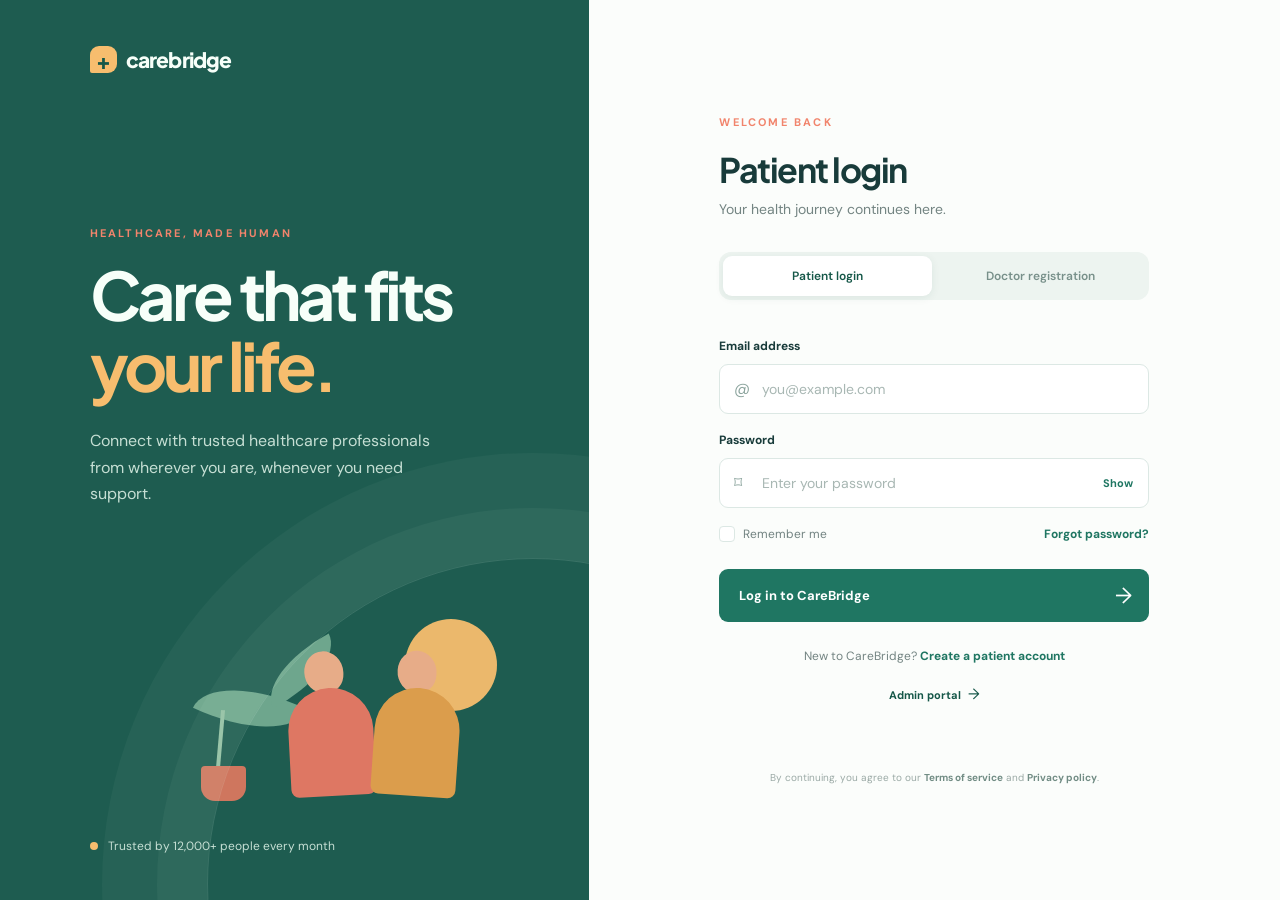
<file: ONLINE CONSULTATION SYSTEM/index.html>
<!doctype html>
<html lang="en">

<head>
    <meta charset="UTF-8">
    <meta name="viewport" content="width=device-width, initial-scale=1.0">
    <title>CareBridge | Online Consultation</title>
    <link rel="preconnect" href="https://fonts.googleapis.com">
    <link rel="preconnect" href="https://fonts.gstatic.com" crossorigin>
    <link href="https://fonts.googleapis.com/css2?family=DM+Sans:wght@400;500;600;700&family=Plus+Jakarta+Sans:wght@600;700;800&display=swap" rel="stylesheet">
    <link rel="stylesheet" href="style.css">
</head>

<body>
    <main class="auth-shell">
        <section class="brand-panel" aria-label="CareBridge introduction">
            <div class="brand-mark"><span class="mark-cross">+</span><span>carebridge</span></div>
            <div class="brand-copy">
                <p class="eyebrow">Healthcare, made human</p>
                <h1>Care that fits<br><em>your life.</em></h1>
                <p class="intro">Connect with trusted healthcare professionals from wherever you are, whenever you need support.</p>
            </div>
            <div class="care-scene" aria-hidden="true">
                <div class="sun"></div>
                <div class="leaf leaf-one"></div>
                <div class="leaf leaf-two"></div>
                <div class="person person-one"><span class="head"></span><span class="body"></span></div>
                <div class="person person-two"><span class="head"></span><span class="body"></span></div>
                <div class="plant"><span class="stem"></span><span class="pot"></span></div>
            </div>
            <div class="trust-row"><span class="trust-dot"></span><span>Trusted by 12,000+ people every month</span></div>
        </section>

        <section class="form-panel">
            <div class="form-wrap">
                <div class="mobile-brand brand-mark"><span class="mark-cross">+</span><span>carebridge</span></div>
                <div class="form-heading">
                    <p class="eyebrow">Welcome back</p>
                    <h2 id="form-title">Patient login</h2>
                    <p id="form-subtitle">Your health journey continues here.</p>
                </div>

                <div class="role-switch" role="tablist" aria-label="Account type">
                    <button class="role-tab active" type="button" role="tab" aria-selected="true" data-mode="patient">Patient login</button>
                    <button class="role-tab" type="button" role="tab" aria-selected="false" data-mode="doctor">Doctor registration</button>
                </div>

                <form id="auth-form" novalidate>
                    <div class="doctor-only" hidden>
                        <label for="doctor-name">Full name</label>
                        <div class="input-wrap"><span class="input-icon">◎</span><input id="doctor-name" name="doctorName" type="text" placeholder="Dr. Alex Morgan" autocomplete="name"></div>
                    </div>

                    <div class="doctor-only" hidden>
                        <label for="speciality">Speciality</label>
                        <div class="input-wrap"><span class="input-icon">✚</span><select id="speciality" name="speciality"><option value="">Choose your speciality</option><option>General physician</option><option>Dermatology</option><option>Paediatrics</option><option>Mental health</option><option>Nutrition</option></select></div>
                    </div>

                    <label for="email">Email address</label>
                    <div class="input-wrap"><span class="input-icon">@</span><input id="email" name="email" type="email" placeholder="you@example.com" autocomplete="email" required></div>

                    <label for="password">Password</label>
                    <div class="input-wrap"><span class="input-icon">⌑</span><input id="password" name="password" type="password" placeholder="Enter your password" autocomplete="current-password" required><button class="password-toggle" type="button" aria-label="Show password">Show</button></div>

                    <div class="form-options patient-only"><label class="check-label"><input type="checkbox" name="remember"><span class="checkmark"></span>Remember me</label><a href="#reset">Forgot password?</a></div>
                    <div class="doctor-only doctor-note" hidden><span class="info-dot">i</span> We’ll review your details and email you within 1–2 business days.</div>

                    <button class="submit-button" type="submit"><span id="submit-label">Log in to CareBridge</span><span class="arrow">→</span></button>
                </form>

                <p class="switch-copy" id="switch-copy">New to CareBridge? <a href="#register" id="switch-link">Create a patient account</a></p>
                <a class="admin-link" href="doctors.html">Admin portal <span>→</span></a>
                <p class="legal">By continuing, you agree to our <a href="#terms">Terms of service</a> and <a href="#privacy">Privacy policy</a>.</p>
            </div>
        </section>
    </main>
    <div class="toast" role="status" aria-live="polite"></div>
    <script src="script.js"></script>
</body>

</html>
</file>
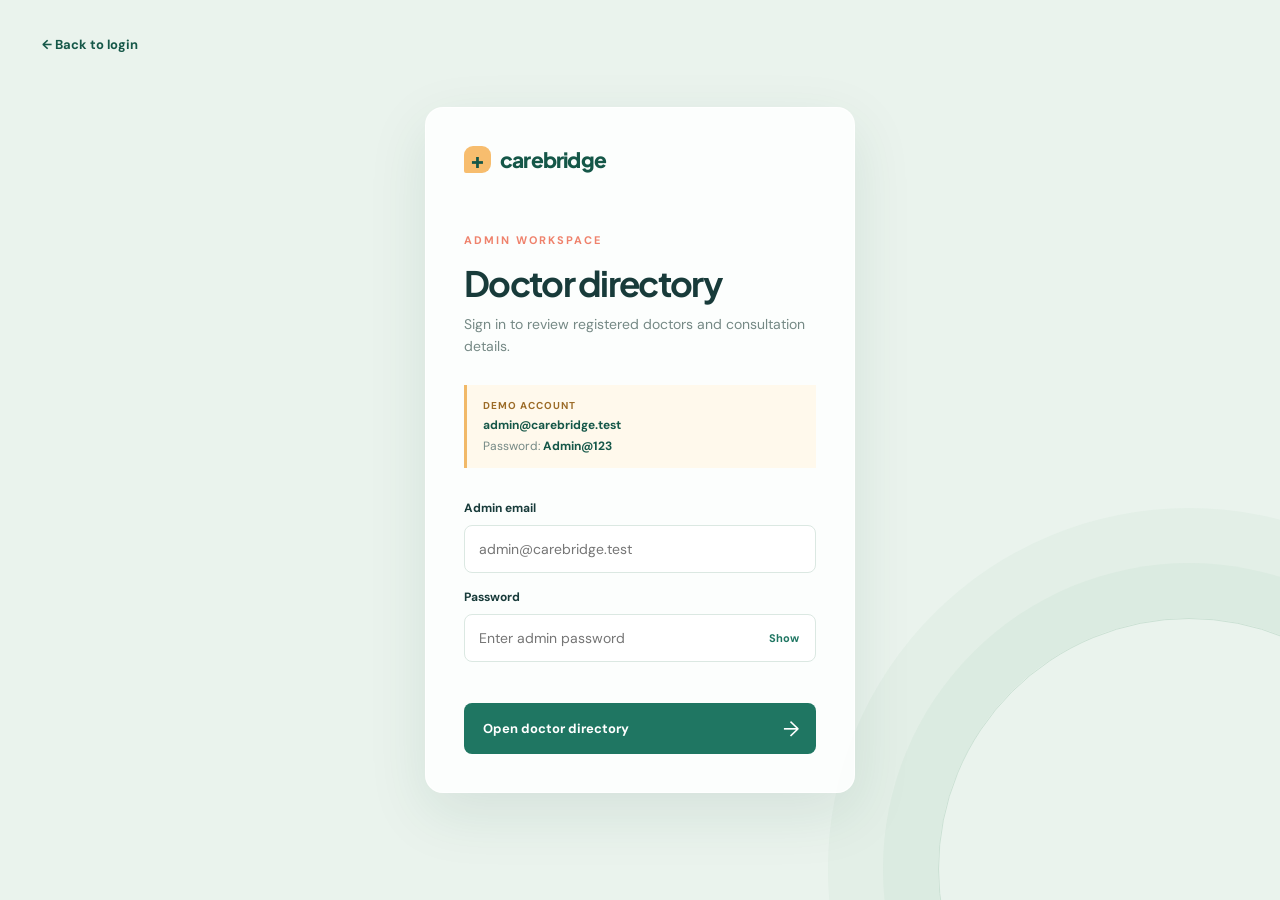
<file: ONLINE CONSULTATION SYSTEM/doctors.html>
<!doctype html>
<html lang="en">

<head>
    <meta charset="UTF-8">
    <meta name="viewport" content="width=device-width, initial-scale=1.0">
    <title>CareBridge | Doctor Directory</title>
    <link rel="preconnect" href="https://fonts.googleapis.com">
    <link rel="preconnect" href="https://fonts.gstatic.com" crossorigin>
    <link href="https://fonts.googleapis.com/css2?family=DM+Sans:wght@400;500;600;700&family=Plus+Jakarta+Sans:wght@600;700;800&display=swap" rel="stylesheet">
    <link rel="stylesheet" href="directory.css">
</head>

<body>
    <main class="directory-shell">
        <section class="admin-gate" id="admin-gate">
            <a class="back-link" href="index.html">← Back to login</a>
            <div class="gate-card">
                <div class="brand-mark"><span class="mark-cross">+</span><span>carebridge</span></div>
                <div class="gate-heading">
                    <p class="eyebrow">Admin workspace</p>
                    <h1>Doctor directory</h1>
                    <p>Sign in to review registered doctors and consultation details.</p>
                </div>
                <div class="demo-access"><span class="demo-label">Demo account</span><strong>admin@carebridge.test</strong><span>Password: <strong>Admin@123</strong></span></div>
                <form id="admin-form" class="admin-form" novalidate>
                    <label for="admin-email">Admin email</label>
                    <input id="admin-email" type="email" placeholder="admin@carebridge.test" required>
                    <label for="admin-password">Password</label>
                    <div class="password-field"><input id="admin-password" type="password" placeholder="Enter admin password" required><button id="toggle-admin-password" type="button">Show</button></div>
                    <p class="login-error" id="login-error" role="alert"></p>
                    <button class="primary-button" type="submit">Open doctor directory <span>→</span></button>
                </form>
            </div>
        </section>

        <section class="directory-page" id="directory-page" hidden>
            <header class="topbar">
                <div class="topbar-left"><a class="brand-mark" href="index.html"><span class="mark-cross">+</span><span>carebridge</span></a><a class="directory-back" href="index.html">← Back</a></div>
                <div class="admin-tools"><span class="admin-status"><i></i> Admin view</span><button id="logout-button" class="logout-button" type="button">Log out</button></div>
            </header>
            <div class="directory-content">
                <div class="page-intro">
                    <div>
                        <p class="eyebrow">CareBridge administration</p>
                        <h1>Doctor directory</h1>
                        <p>Review your available specialists and their consultation rates.</p>
                    </div>
                    <div class="directory-count"><strong>6</strong><span>active doctors</span></div>
                </div>
                <div class="directory-toolbar"><label class="search-box"><span>⌕</span><input id="doctor-search" type="search" placeholder="Search by doctor or speciality" aria-label="Search doctors"></label><select id="speciality-filter" aria-label="Filter by speciality"><option value="all">All specialities</option><option value="Cardiology">Cardiology</option><option value="Dermatology">Dermatology</option><option value="Paediatrics">Paediatrics</option><option value="Mental health">Mental health</option><option value="General medicine">General medicine</option></select></div>
                <div class="doctor-grid" id="doctor-grid"></div>
                <p class="empty-state" id="empty-state" hidden>No doctors match your search.</p>
            </div>
        </section>
    </main>
    <script src="doctors.js"></script>
</body>

</html>
</file>
<file: ONLINE CONSULTATION SYSTEM/style.css>
@import url('https://fonts.googleapis.com/css2?family=DM+Sans:wght@400;500;600;700&family=Plus+Jakarta+Sans:wght@600;700;800&display=swap');
:root {
    --ink: #183b3a;
    --muted: #738482;
    --line: #dce8e4;
    --paper: #fbfdfb;
    --mint: #dff1e8;
    --green: #1f7662;
    --green-dark: #155748;
    --coral: #f1846c;
}

* {
    box-sizing: border-box;
}

[hidden] {
    display: none !important;
}

body {
    margin: 0;
    min-height: 100vh;
    overflow-x: hidden;
    color: var(--ink);
    background: #eef5f0;
    font-family: 'DM Sans', sans-serif;
}

.auth-shell {
    min-height: 100vh;
    display: grid;
    grid-template-columns: minmax(430px, 46%) 1fr;
    overflow: hidden;
}

.brand-panel {
    position: relative;
    min-height: 100vh;
    padding: 46px clamp(38px, 7vw, 104px);
    color: #f7fff9;
    background: #1e5c50;
    overflow: hidden;
}

.brand-panel::after {
    content: '';
    position: absolute;
    width: 650px;
    height: 650px;
    right: -270px;
    bottom: -310px;
    border: 1px solid rgba(222, 244, 232, .14);
    border-radius: 50%;
    box-shadow: 0 0 0 50px rgba(222, 244, 232, .045), 0 0 0 105px rgba(222, 244, 232, .04);
}

.brand-mark {
    display: flex;
    align-items: center;
    gap: 9px;
    font-family: 'Plus Jakarta Sans', sans-serif;
    font-size: 21px;
    font-weight: 800;
    letter-spacing: -.8px;
}

.mark-cross {
    display: grid;
    place-items: center;
    width: 27px;
    height: 27px;
    color: var(--green-dark);
    background: #f7bd6e;
    border-radius: 9px 9px 9px 2px;
    font-size: 22px;
    line-height: 1;
}

.brand-copy {
    position: relative;
    z-index: 1;
    max-width: 460px;
    margin-top: clamp(90px, 17vh, 180px);
}

.eyebrow {
    margin: 0 0 19px;
    color: var(--coral);
    font-size: 11px;
    font-weight: 700;
    letter-spacing: 2.2px;
    text-transform: uppercase;
}

.brand-copy h1 {
    margin: 0;
    font-family: 'Plus Jakarta Sans', sans-serif;
    font-size: clamp(46px, 5.2vw, 72px);
    line-height: 1.07;
    letter-spacing: -3.8px;
}

.brand-copy h1 em {
    color: #f7bd6e;
    font-style: normal;
}

.intro {
    max-width: 350px;
    margin: 27px 0 0;
    color: #c6dfd4;
    font-size: 16px;
    line-height: 1.65;
}

.care-scene {
    position: absolute;
    right: 8%;
    bottom: 11%;
    width: 360px;
    height: 200px;
    opacity: .95;
}

.sun {
    position: absolute;
    right: 45px;
    top: 18px;
    width: 92px;
    height: 92px;
    background: #f7bd6e;
    border-radius: 50%;
}

.leaf {
    position: absolute;
    background: #73aa91;
    border-radius: 100% 0 100% 0;
    transform: rotate(25deg);
}

.leaf-one {
    left: 16px;
    top: 84px;
    width: 104px;
    height: 47px;
}

.leaf-two {
    left: 77px;
    top: 50px;
    width: 84px;
    height: 40px;
    transform: rotate(-28deg);
}

.person {
    position: absolute;
    bottom: 5px;
    width: 92px;
    height: 145px;
}

.person-one {
    left: 103px;
    transform: rotate(-3deg);
}

.person-two {
    right: 78px;
    transform: rotate(4deg);
}

.person .head {
    position: absolute;
    left: 22px;
    top: 0;
    width: 39px;
    height: 42px;
    background: #f2b18c;
    border-radius: 48% 52% 44% 50%;
}

.person .body {
    position: absolute;
    left: 3px;
    top: 37px;
    width: 85px;
    height: 108px;
    background: #e97965;
    border-radius: 43px 43px 8px 8px;
}

.person-two .body {
    background: #e6a14c;
}

.plant {
    position: absolute;
    bottom: 0;
    left: 5px;
    width: 65px;
    height: 115px;
}

.stem {
    position: absolute;
    left: 31px;
    top: 24px;
    width: 4px;
    height: 70px;
    background: #9ac5a8;
    transform: rotate(5deg);
}

.pot {
    position: absolute;
    left: 14px;
    bottom: 0;
    width: 45px;
    height: 35px;
    background: #d9785f;
    border-radius: 4px 4px 14px 14px;
}

.trust-row {
    position: absolute;
    z-index: 1;
    bottom: 46px;
    left: clamp(38px, 7vw, 104px);
    display: flex;
    align-items: center;
    gap: 10px;
    color: #c6dfd4;
    font-size: 12px;
}

.trust-dot {
    width: 8px;
    height: 8px;
    background: #f7bd6e;
    border-radius: 50%;
}

.form-panel {
    display: grid;
    place-items: center;
    padding: 52px 7vw;
    background: var(--paper);
}

.form-wrap {
    width: min(100%, 430px);
}

.mobile-brand {
    display: none;
    color: var(--green-dark);
}

.form-heading h2 {
    margin: 0;
    font-family: 'Plus Jakarta Sans', sans-serif;
    font-size: 34px;
    letter-spacing: -1.5px;
}

.form-heading>p:last-child {
    margin: 9px 0 0;
    color: var(--muted);
    font-size: 14px;
}

.role-switch {
    display: grid;
    grid-template-columns: 1fr 1fr;
    gap: 4px;
    margin: 34px 0 30px;
    padding: 4px;
    background: #edf4f0;
    border-radius: 12px;
}

.role-tab {
    border: 0;
    padding: 12px 8px;
    color: #78908a;
    background: transparent;
    border-radius: 9px;
    font: 600 12px 'DM Sans', sans-serif;
    cursor: pointer;
}

.role-tab.active {
    color: var(--green-dark);
    background: white;
    box-shadow: 0 2px 8px rgba(20, 72, 60, .08);
}

form {
    display: grid;
    gap: 10px;
}

label {
    margin-top: 8px;
    color: var(--ink);
    font-size: 12px;
    font-weight: 700;
}

.input-wrap {
    position: relative;
    display: flex;
    align-items: center;
}

.input-icon {
    position: absolute;
    left: 15px;
    z-index: 1;
    color: #8aa39c;
    font-size: 16px;
}

input,
select {
    width: 100%;
    height: 50px;
    padding: 0 15px 0 42px;
    border: 1px solid var(--line);
    border-radius: 9px;
    color: var(--ink);
    outline: none;
    background: white;
    font: 14px 'DM Sans', sans-serif;
    transition: border .2s, box-shadow .2s;
}

select {
    appearance: none;
}

input:focus,
select:focus {
    border-color: #6aac97;
    box-shadow: 0 0 0 3px rgba(106, 172, 151, .15);
}

input::placeholder {
    color: #a8b7b3;
}

.password-toggle {
    position: absolute;
    right: 10px;
    border: 0;
    color: var(--green);
    background: transparent;
    font: 700 11px 'DM Sans', sans-serif;
    cursor: pointer;
}

.form-options {
    display: flex;
    align-items: center;
    justify-content: space-between;
    margin: 8px 0 17px;
    font-size: 12px;
}

a {
    color: var(--green);
    font-weight: 700;
    text-decoration: none;
}

.check-label {
    display: flex;
    align-items: center;
    gap: 8px;
    margin: 0;
    color: var(--muted);
    font-size: 12px;
    font-weight: 400;
    cursor: pointer;
}

.check-label input {
    position: absolute;
    width: 1px;
    height: 1px;
    opacity: 0;
}

.checkmark {
    width: 16px;
    height: 16px;
    border: 1px solid var(--line);
    border-radius: 4px;
    background: #fff;
}

.check-label input:checked+.checkmark {
    border-color: var(--green);
    background: var(--green);
    box-shadow: inset 0 0 0 3px #fff;
}

.submit-button {
    display: flex;
    align-items: center;
    justify-content: space-between;
    height: 53px;
    padding: 0 17px 0 20px;
    border: 0;
    border-radius: 9px;
    color: white;
    background: var(--green);
    font: 700 13px 'DM Sans', sans-serif;
    cursor: pointer;
    transition: background .2s, transform .2s;
}

.submit-button:hover {
    background: var(--green-dark);
    transform: translateY(-1px);
}

.arrow {
    font-size: 22px;
    font-weight: 400;
}

.switch-copy {
    margin: 26px 0 0;
    color: var(--muted);
    text-align: center;
    font-size: 12px;
}

.admin-link {
    display: block;
    margin-top: 20px;
    color: var(--green-dark);
    text-align: center;
    font-size: 11px;
    font-weight: 700;
}

.admin-link span {
    margin-left: 4px;
    font-size: 15px;
    font-weight: 400;
}

.legal {
    margin: 66px 0 0;
    color: #9aa9a5;
    text-align: center;
    font-size: 10px;
    line-height: 1.6;
}

.legal a {
    color: #718c84;
}

.doctor-only {
    animation: reveal .25s ease both;
}

.doctor-note {
    display: flex;
    gap: 8px;
    align-items: flex-start;
    margin: 8px 0 14px;
    color: var(--muted);
    font-size: 11px;
    line-height: 1.45;
}

.info-dot {
    flex: 0 0 auto;
    display: grid;
    place-items: center;
    width: 16px;
    height: 16px;
    color: var(--green);
    background: var(--mint);
    border-radius: 50%;
    font-weight: 700;
}

.toast {
    position: fixed;
    right: 24px;
    bottom: 24px;
    padding: 13px 17px;
    color: white;
    background: var(--green-dark);
    border-radius: 8px;
    box-shadow: 0 10px 30px rgba(20, 72, 60, .2);
    font-size: 13px;
    opacity: 0;
    transform: translateY(12px);
    pointer-events: none;
    transition: .25s;
}

.toast.show {
    opacity: 1;
    transform: translateY(0);
}

@keyframes reveal {
    from {
        opacity: 0;
        transform: translateY(-5px);
    }
    to {
        opacity: 1;
        transform: translateY(0);
    }
}

@media (max-width: 980px) {
    .auth-shell {
        display: block;
    }
    .brand-panel {
        min-height: 320px;
        padding: 28px 26px;
    }
    .brand-copy {
        margin-top: 46px;
    }
    .brand-copy h1 {
        font-size: 42px;
        letter-spacing: -2.3px;
    }
    .intro,
    .care-scene,
    .trust-row {
        display: none;
    }
    .form-panel {
        min-height: calc(100vh - 320px);
        padding: 40px 26px 32px;
    }
}

@media (max-width: 600px) {
    .brand-panel {
        min-height: 250px;
    }
    .brand-copy {
        margin-top: 39px;
    }
    .brand-copy h1 {
        font-size: 37px;
    }
    .form-panel {
        min-height: calc(100vh - 250px);
        padding: 34px 18px 28px;
    }
    .mobile-brand {
        display: none;
    }
    .legal {
        margin-top: 40px;
    }
}

@media (max-width: 380px) {
    .brand-panel {
        min-height: 230px;
        padding-inline: 20px;
    }
    .brand-copy {
        margin-top: 34px;
    }
    .brand-copy h1 {
        font-size: 33px;
    }
    .form-panel {
        min-height: calc(100vh - 230px);
        padding-inline: 14px;
    }
    .role-tab {
        font-size: 11px;
    }
}
</file>
<file: ONLINE CONSULTATION SYSTEM/directory.css>
@import url('https://fonts.googleapis.com/css2?family=DM+Sans:wght@400;500;600;700&family=Plus+Jakarta+Sans:wght@600;700;800&display=swap');
:root {
    --ink: #183b3a;
    --muted: #758985;
    --line: #dbe8e2;
    --paper: #f7fbf8;
    --green: #1f7662;
    --green-dark: #155748;
    --mint: #e0f1e8;
    --coral: #ef826c;
}

* {
    box-sizing: border-box;
}

[hidden] {
    display: none !important;
}

body {
    margin: 0;
    min-height: 100vh;
    overflow-x: hidden;
    color: var(--ink);
    background: var(--paper);
    font-family: 'DM Sans', sans-serif;
}

.directory-shell {
    min-height: 100vh;
}

.admin-gate {
    display: grid;
    place-items: center;
    min-height: 100vh;
    padding: 32px;
    background: #eaf3ed;
    position: relative;
    overflow: hidden;
}

.admin-gate::before {
    content: '';
    position: absolute;
    width: 500px;
    height: 500px;
    right: -160px;
    bottom: -220px;
    border: 1px solid #cbe1d4;
    border-radius: 50%;
    box-shadow: 0 0 0 55px rgba(203, 225, 212, .35), 0 0 0 110px rgba(203, 225, 212, .25);
}

.back-link {
    position: absolute;
    top: 36px;
    left: 42px;
    color: var(--green-dark);
    font-size: 13px;
    font-weight: 700;
    text-decoration: none;
}

.gate-card {
    position: relative;
    z-index: 1;
    width: min(100%, 430px);
    padding: 38px;
    border: 1px solid rgba(255, 255, 255, .9);
    border-radius: 18px;
    background: rgba(255, 255, 255, .85);
    box-shadow: 0 20px 60px rgba(22, 80, 63, .1);
}

.brand-mark {
    display: flex;
    align-items: center;
    gap: 9px;
    color: var(--green-dark);
    font-family: 'Plus Jakarta Sans', sans-serif;
    font-size: 21px;
    font-weight: 800;
    letter-spacing: -.8px;
}

.mark-cross {
    display: grid;
    place-items: center;
    width: 27px;
    height: 27px;
    color: var(--green-dark);
    background: #f7bd6e;
    border-radius: 9px 9px 9px 2px;
    font-size: 22px;
    line-height: 1;
}

.gate-heading {
    margin: 60px 0 28px;
}

.eyebrow {
    margin: 0 0 14px;
    color: var(--coral);
    font-size: 11px;
    font-weight: 700;
    letter-spacing: 2px;
    text-transform: uppercase;
}

h1,
h2 {
    font-family: 'Plus Jakarta Sans', sans-serif;
}

.gate-heading h1 {
    margin: 0;
    font-size: 35px;
    letter-spacing: -1.7px;
}

.gate-heading p:last-child {
    margin: 9px 0 0;
    color: var(--muted);
    font-size: 14px;
    line-height: 1.55;
}

.demo-access {
    display: grid;
    gap: 5px;
    margin-bottom: 25px;
    padding: 14px 16px;
    border-left: 3px solid #f1b968;
    color: var(--muted);
    background: #fff9ec;
    font-size: 12px;
}

.demo-access strong {
    color: var(--green-dark);
}

.demo-label {
    color: #9c6c28;
    font-size: 10px;
    font-weight: 700;
    letter-spacing: 1px;
    text-transform: uppercase;
}

.admin-form {
    display: grid;
    gap: 9px;
}

.admin-form label {
    margin-top: 7px;
    color: var(--ink);
    font-size: 12px;
    font-weight: 700;
}

.admin-form input,
.admin-form select {
    width: 100%;
    height: 48px;
    padding: 0 14px;
    border: 1px solid var(--line);
    border-radius: 8px;
    outline: none;
    color: var(--ink);
    background: white;
    font: 14px 'DM Sans', sans-serif;
}

.admin-form input:focus {
    border-color: #6aac97;
    box-shadow: 0 0 0 3px rgba(106, 172, 151, .15);
}

.password-field {
    position: relative;
    display: flex;
    align-items: center;
}

.password-field input {
    padding-right: 55px;
}

.password-field button {
    position: absolute;
    right: 11px;
    border: 0;
    color: var(--green);
    background: transparent;
    font: 700 11px 'DM Sans', sans-serif;
    cursor: pointer;
}

.login-error {
    min-height: 17px;
    margin: 3px 0 0;
    color: #c75049;
    font-size: 12px;
}

.primary-button {
    display: flex;
    justify-content: space-between;
    align-items: center;
    height: 51px;
    margin-top: 3px;
    padding: 0 17px 0 19px;
    border: 0;
    border-radius: 8px;
    color: white;
    background: var(--green);
    font: 700 13px 'DM Sans', sans-serif;
    cursor: pointer;
}

.primary-button:hover {
    background: var(--green-dark);
}

.primary-button span {
    font-size: 21px;
    font-weight: 400;
}

.topbar {
    display: flex;
    align-items: center;
    justify-content: space-between;
    height: 78px;
    padding: 0 clamp(24px, 6vw, 88px);
    border-bottom: 1px solid var(--line);
    background: rgba(255, 255, 255, .8);
}

.topbar-left {
    display: flex;
    align-items: center;
    gap: 28px;
}

.directory-back {
    color: var(--green-dark);
    font-size: 12px;
    font-weight: 700;
    text-decoration: none;
}

.admin-tools {
    display: flex;
    align-items: center;
    gap: 24px;
}

.admin-status {
    display: flex;
    align-items: center;
    gap: 7px;
    color: var(--muted);
    font-size: 12px;
    font-weight: 700;
}

.admin-status i,
.availability i {
    width: 7px;
    height: 7px;
    background: #55a878;
    border-radius: 50%;
}

.logout-button {
    border: 0;
    color: var(--green);
    background: transparent;
    font: 700 12px 'DM Sans', sans-serif;
    cursor: pointer;
}

.directory-content {
    width: min(100% - 48px, 1180px);
    margin: 0 auto;
    padding: 72px 0 80px;
}

.page-intro {
    display: flex;
    align-items: end;
    justify-content: space-between;
    margin-bottom: 38px;
}

.page-intro h1 {
    margin: 0;
    font-size: 42px;
    letter-spacing: -2px;
}

.page-intro p:last-child {
    margin: 11px 0 0;
    color: var(--muted);
    font-size: 14px;
}

.directory-count {
    display: grid;
    justify-items: end;
    padding-bottom: 4px;
}

.directory-count strong {
    color: var(--green);
    font: 800 30px 'Plus Jakarta Sans', sans-serif;
}

.directory-count span {
    color: var(--muted);
    font-size: 11px;
}

.directory-toolbar {
    display: flex;
    gap: 12px;
    margin-bottom: 22px;
}

.search-box {
    position: relative;
    flex: 1;
}

.search-box span {
    position: absolute;
    left: 15px;
    top: 12px;
    color: var(--muted);
    font-size: 22px;
}

.search-box input,
.directory-toolbar select {
    width: 100%;
    height: 48px;
    border: 1px solid var(--line);
    border-radius: 8px;
    outline: none;
    color: var(--ink);
    background: white;
    font: 13px 'DM Sans', sans-serif;
}

.search-box input {
    padding: 0 14px 0 43px;
}

.directory-toolbar select {
    width: 190px;
    padding: 0 13px;
}

.search-box input:focus,
.directory-toolbar select:focus {
    border-color: #6aac97;
    box-shadow: 0 0 0 3px rgba(106, 172, 151, .12);
}

.doctor-grid {
    display: grid;
    grid-template-columns: repeat(3, 1fr);
    gap: 16px;
}

.doctor-card {
    padding: 21px;
    border: 1px solid var(--line);
    border-radius: 10px;
    background: white;
    box-shadow: 0 7px 22px rgba(29, 81, 62, .04);
}

.doctor-card-top {
    display: flex;
    align-items: start;
    justify-content: space-between;
    gap: 7px;
}

.avatar {
    display: grid;
    place-items: center;
    width: 49px;
    height: 49px;
    border-radius: 14px 14px 14px 4px;
    font: 800 14px 'Plus Jakarta Sans', sans-serif;
}

.avatar.rose {
    color: #9e5755;
    background: #f9ddd7;
}

.avatar.gold {
    color: #94682b;
    background: #f9e8c3;
}

.avatar.blue {
    color: #487699;
    background: #daeaf2;
}

.avatar.green {
    color: #39765e;
    background: #dcefe4;
}

.avatar.purple {
    color: #75628c;
    background: #e7e0f1;
}

.avatar.orange {
    color: #a8663e;
    background: #f7dfcb;
}

.availability {
    display: flex;
    align-items: center;
    gap: 6px;
    color: #53896e;
    font-size: 10px;
    font-weight: 700;
}

.doctor-card h2 {
    margin: 19px 0 5px;
    font-size: 16px;
    letter-spacing: -.4px;
}

.degree {
    min-height: 18px;
    margin: 0;
    color: var(--muted);
    font-size: 11px;
}

.speciality-tag {
    display: inline-block;
    margin: 15px 0 18px;
    padding: 5px 9px;
    border-radius: 4px;
    color: var(--green);
    background: var(--mint);
    font-size: 10px;
    font-weight: 700;
}

.detail-row {
    display: flex;
    gap: 10px;
    min-height: 42px;
    padding: 14px 0;
    border-top: 1px solid #edf3ef;
}

.detail-icon {
    color: #e58a69;
    font-size: 17px;
}

.detail-row div {
    display: grid;
    gap: 3px;
    font-size: 11px;
}

.detail-row strong {
    color: var(--ink);
    font-size: 11px;
}

.detail-row span {
    color: var(--muted);
    line-height: 1.35;
}

.fee-row {
    display: flex;
    align-items: center;
    justify-content: space-between;
    margin-top: 5px;
    padding-top: 15px;
    border-top: 1px solid #edf3ef;
    color: var(--muted);
    font-size: 11px;
}

.fee-row strong {
    color: var(--green-dark);
    font: 800 17px 'Plus Jakarta Sans', sans-serif;
}

.empty-state {
    padding: 45px;
    color: var(--muted);
    text-align: center;
}

@media (max-width: 850px) {
    .doctor-grid {
        grid-template-columns: repeat(2, 1fr);
    }
    .directory-content {
        padding-top: 48px;
    }
    .topbar {
        padding-inline: 30px;
    }
}

@media (max-width: 560px) {
    .admin-gate {
        padding: 20px;
    }
    .back-link {
        top: 24px;
        left: 22px;
    }
    .gate-card {
        padding: 28px 22px;
    }
    .gate-heading {
        margin-top: 48px;
    }
    .topbar {
        height: 68px;
        padding: 0 20px;
    }
    .topbar-left {
        gap: 14px;
    }
    .directory-back {
        font-size: 11px;
    }
    .topbar .brand-mark {
        font-size: 18px;
    }
    .admin-status {
        display: none;
    }
    .directory-content {
        width: min(100% - 32px, 1180px);
        padding: 42px 0 60px;
    }
    .page-intro {
        align-items: start;
        margin-bottom: 28px;
    }
    .page-intro h1 {
        font-size: 33px;
    }
    .page-intro p:last-child {
        max-width: 245px;
        line-height: 1.45;
    }
    .directory-count {
        display: none;
    }
    .directory-toolbar {
        display: grid;
        grid-template-columns: 1fr;
    }
    .directory-toolbar select {
        width: 100%;
    }
    .doctor-grid {
        grid-template-columns: 1fr;
    }
}

@media (max-width: 380px) {
    .topbar {
        padding-inline: 14px;
    }
    .topbar .brand-mark span:last-child {
        display: none;
    }
    .directory-content {
        width: min(100% - 24px, 1180px);
        padding-top: 34px;
    }
    .page-intro h1 {
        font-size: 29px;
    }
    .doctor-card {
        padding: 18px;
    }
}
</file>
